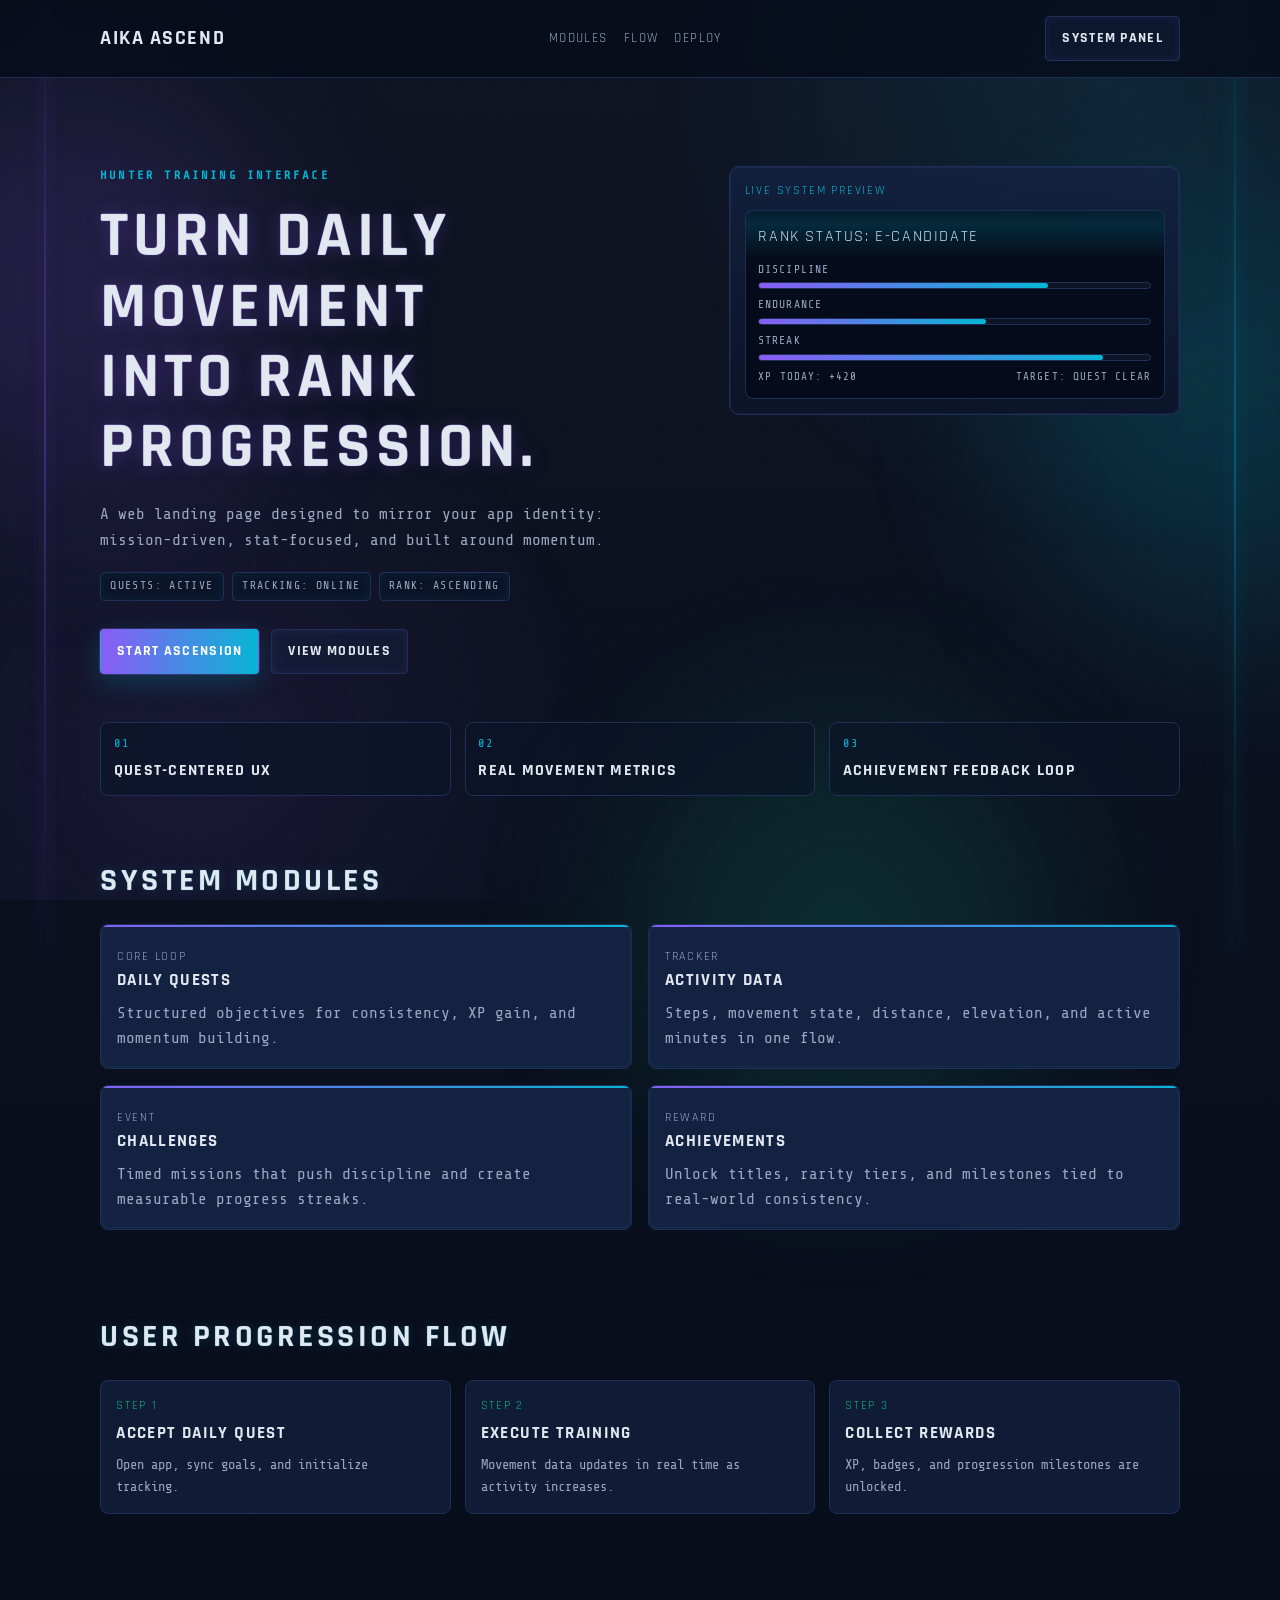
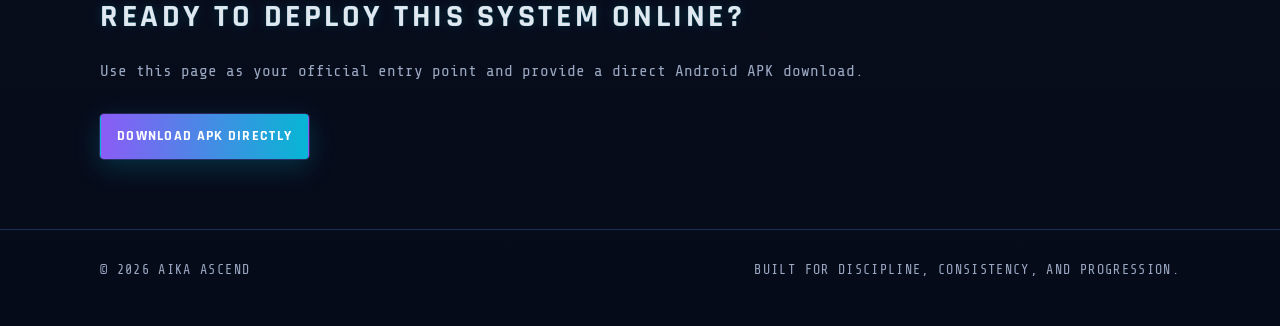
<file: landing-page/index.html>
<!doctype html>
<html lang="en">
<head>
  <meta charset="UTF-8" />
  <meta name="viewport" content="width=device-width, initial-scale=1.0" />
  <title>Aika Ascend</title>
  <meta name="description" content="Aika Ascend turns fitness into a quest system with challenges, progress, and achievement unlocks." />
  <link rel="icon" type="image/png" href="./public/image.png">
  <link rel="preconnect" href="https://fonts.googleapis.com" />
  <link rel="preconnect" href="https://fonts.gstatic.com" crossorigin />
  <link href="https://fonts.googleapis.com/css2?family=Rajdhani:wght@500;600;700&family=Share+Tech+Mono&display=swap" rel="stylesheet" />
  <link rel="stylesheet" href="./style.css" />
</head>
<body>
  <div class="grid-overlay" aria-hidden="true"></div>
  <div class="bg-orb bg-orb-violet" aria-hidden="true"></div>
  <div class="bg-orb bg-orb-cyan" aria-hidden="true"></div>
  <div class="bg-orb bg-orb-emerald" aria-hidden="true"></div>
  <div class="neon-rails" aria-hidden="true">
    <span class="rail rail-left"></span>
    <span class="rail rail-right"></span>
  </div>

  <header class="site-header">
    <div class="container nav">
      <div class="brand">AIKA ASCEND</div>
      <nav class="nav-links">
        <a href="#features">Modules</a>
        <a href="#flow">Flow</a>
        <a href="#download">Deploy</a>
      </nav>
      <a class="button button-ghost" href="#download">SYSTEM PANEL</a>
    </div>
  </header>

  <main>
    <section class="hero container">
      <div class="hero-layout">
        <div>
          <p class="eyebrow">HUNTER TRAINING INTERFACE</p>
          <h1>TURN DAILY MOVEMENT INTO RANK PROGRESSION.</h1>
          <p class="subtitle">
            A web landing page designed to mirror your app identity: mission-driven,
            stat-focused, and built around momentum.
          </p>
          <div class="status-strip" aria-label="App stats preview">
            <span>QUESTS: ACTIVE</span>
            <span>TRACKING: ONLINE</span>
            <span>RANK: ASCENDING</span>
          </div>
          <div class="hero-actions">
            <a class="button button-primary" href="#download">START ASCENSION</a>
            <a class="button button-ghost" href="#features">VIEW MODULES</a>
          </div>
        </div>

        <aside class="system-panel" aria-label="System preview panel">
          <p class="panel-title">LIVE SYSTEM PREVIEW</p>
          <div class="panel-screen">
            <div class="scanline"></div>
            <p class="panel-rank">RANK STATUS: E-CANDIDATE</p>
            <div class="panel-bars">
              <label>DISCIPLINE</label>
              <div><span style="width:74%"></span></div>
              <label>ENDURANCE</label>
              <div><span style="width:58%"></span></div>
              <label>STREAK</label>
              <div><span style="width:88%"></span></div>
            </div>
            <div class="panel-footer">
              <span>XP TODAY: +420</span>
              <span>TARGET: QUEST CLEAR</span>
            </div>
          </div>
        </aside>
      </div>
    </section>

    <section class="container metrics" aria-label="Highlights">
      <article>
        <p>01</p>
        <h3>QUEST-CENTERED UX</h3>
      </article>
      <article>
        <p>02</p>
        <h3>REAL MOVEMENT METRICS</h3>
      </article>
      <article>
        <p>03</p>
        <h3>ACHIEVEMENT FEEDBACK LOOP</h3>
      </article>
    </section>

    <section id="features" class="container section">
      <h2>SYSTEM MODULES</h2>
      <div class="grid">
        <article class="card">
          <p class="card-tag">CORE LOOP</p>
          <h3>DAILY QUESTS</h3>
          <p>Structured objectives for consistency, XP gain, and momentum building.</p>
        </article>
        <article class="card">
          <p class="card-tag">TRACKER</p>
          <h3>ACTIVITY DATA</h3>
          <p>Steps, movement state, distance, elevation, and active minutes in one flow.</p>
        </article>
        <article class="card">
          <p class="card-tag">EVENT</p>
          <h3>CHALLENGES</h3>
          <p>Timed missions that push discipline and create measurable progress streaks.</p>
        </article>
        <article class="card">
          <p class="card-tag">REWARD</p>
          <h3>ACHIEVEMENTS</h3>
          <p>Unlock titles, rarity tiers, and milestones tied to real-world consistency.</p>
        </article>
      </div>
    </section>

    <section id="flow" class="container section flow">
      <h2>USER PROGRESSION FLOW</h2>
      <div class="flow-grid">
        <article>
          <p>STEP 1</p>
          <h3>Accept Daily Quest</h3>
          <span>Open app, sync goals, and initialize tracking.</span>
        </article>
        <article>
          <p>STEP 2</p>
          <h3>Execute Training</h3>
          <span>Movement data updates in real time as activity increases.</span>
        </article>
        <article>
          <p>STEP 3</p>
          <h3>Collect Rewards</h3>
          <span>XP, badges, and progression milestones are unlocked.</span>
        </article>
      </div>
    </section>

    <section id="download" class="container section cta">
      <h2>READY TO DEPLOY THIS SYSTEM ONLINE?</h2>
      <p>Use this page as your official entry point and provide a direct Android APK download.</p>
      <div class="hero-actions">
        <a
          class="button button-primary"
          href="./public/aika-ascend-v2.apk"
          download
          aria-label="Direct APK Download"
        >
          DOWNLOAD APK DIRECTLY
        </a>
      </div>
    </section>
  </main>

  <footer class="site-footer">
    <div class="container footer-content">
      <p>© 2026 AIKA ASCEND</p>
      <p>BUILT FOR DISCIPLINE, CONSISTENCY, AND PROGRESSION.</p>
    </div>
  </footer>
</body>
</html>
</file>
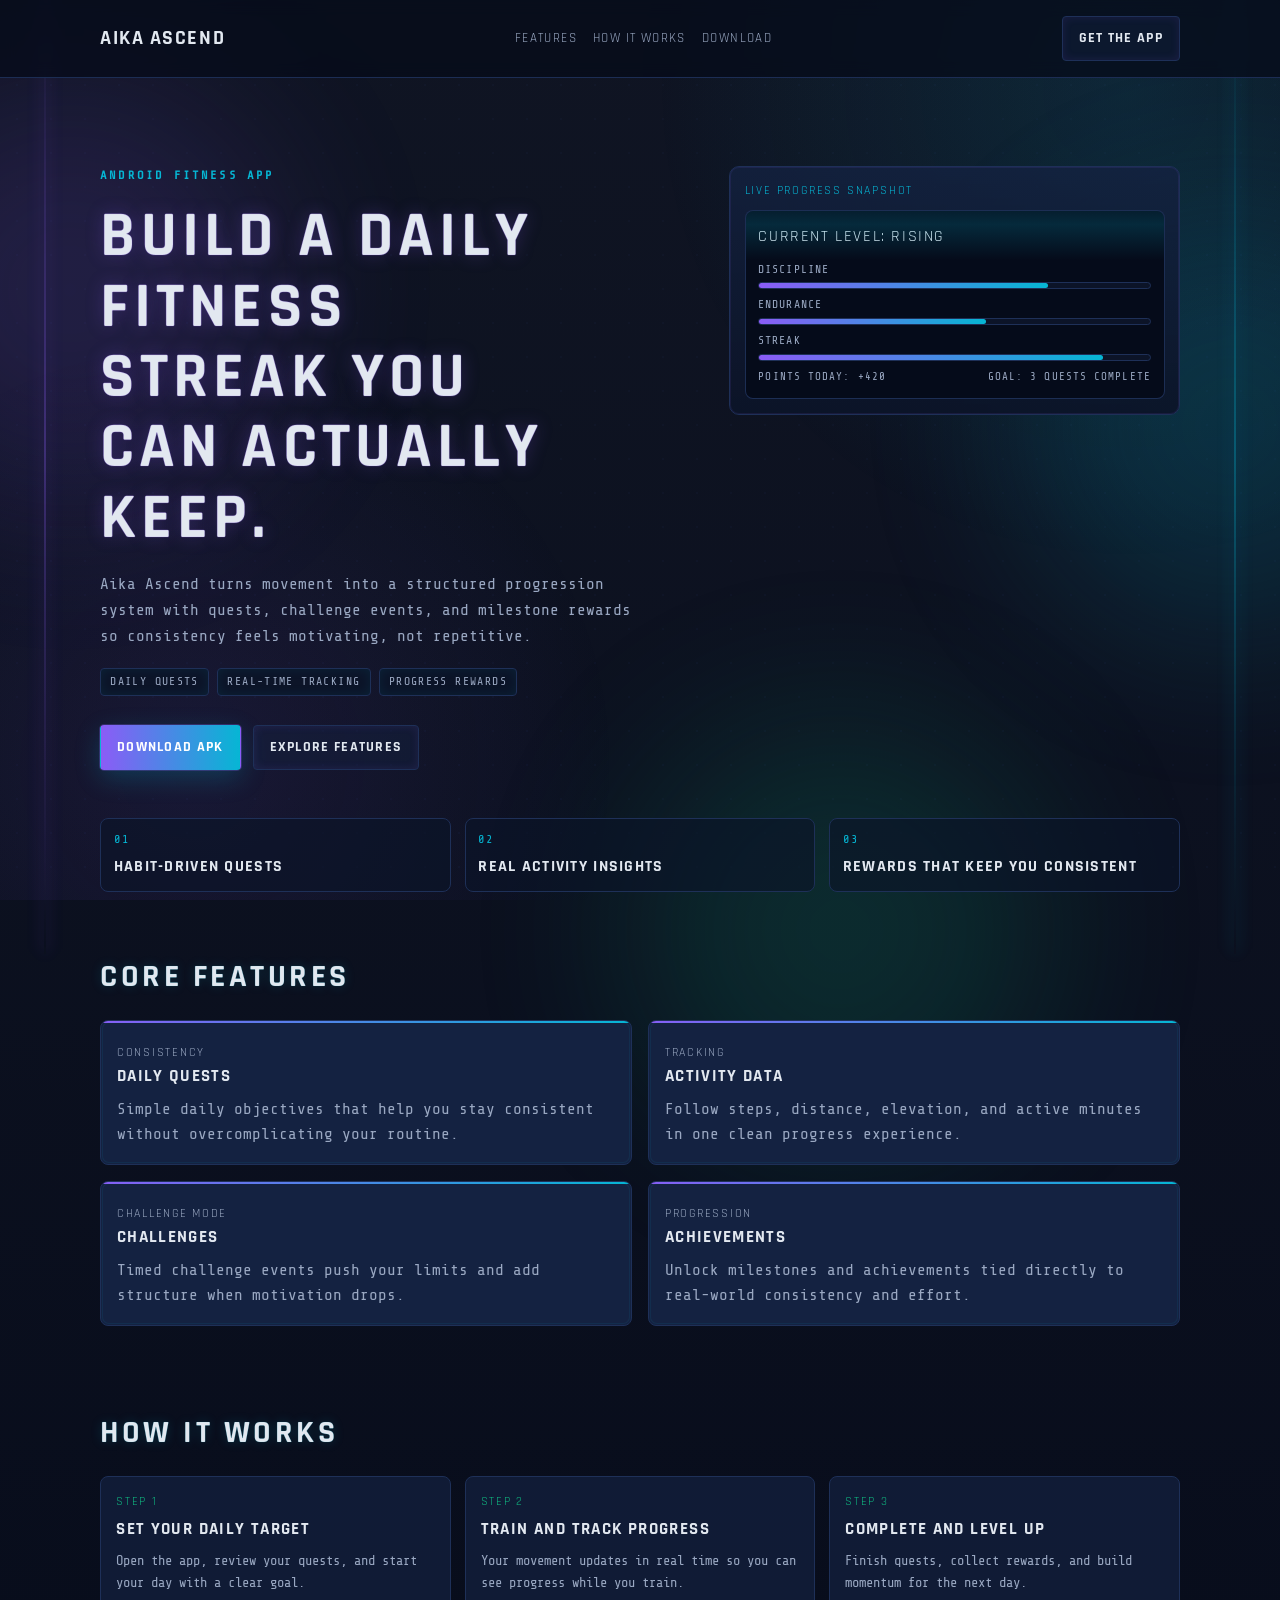
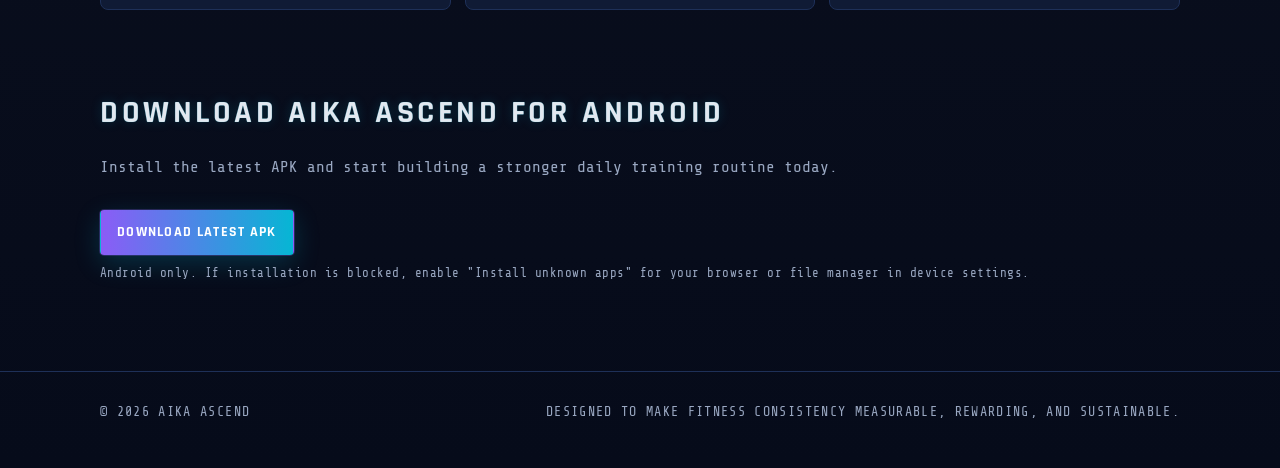
<file: landing-page/public/index.html>
<!doctype html>
<html lang="en">
<head>
  <meta charset="UTF-8" />
  <meta name="viewport" content="width=device-width, initial-scale=1.0" />
  <title>Aika Ascend | Gamified Fitness for Daily Consistency</title>
  <meta name="description" content="Aika Ascend helps you build daily fitness consistency with quests, challenge events, progress tracking, and achievement rewards." />
  <link rel="icon" type="image/png" href="./image.png">
  <link rel="preconnect" href="https://fonts.googleapis.com" />
  <link rel="preconnect" href="https://fonts.gstatic.com" crossorigin />
  <link href="https://fonts.googleapis.com/css2?family=Rajdhani:wght@500;600;700&family=Share+Tech+Mono&display=swap" rel="stylesheet" />
  <link rel="stylesheet" href="./style.css" />
</head>
<body>
  <div class="grid-overlay" aria-hidden="true"></div>
  <div class="bg-orb bg-orb-violet" aria-hidden="true"></div>
  <div class="bg-orb bg-orb-cyan" aria-hidden="true"></div>
  <div class="bg-orb bg-orb-emerald" aria-hidden="true"></div>
  <div class="neon-rails" aria-hidden="true">
    <span class="rail rail-left"></span>
    <span class="rail rail-right"></span>
  </div>

  <header class="site-header">
    <div class="container nav">
      <div class="brand">AIKA ASCEND</div>
      <nav class="nav-links">
        <a href="#features">Features</a>
        <a href="#flow">How It Works</a>
        <a href="#download">Download</a>
      </nav>
      <a class="button button-ghost" href="#download">GET THE APP</a>
    </div>
  </header>

  <main>
    <section class="hero container">
      <div class="hero-layout">
        <div>
          <p class="eyebrow">ANDROID FITNESS APP</p>
          <h1>BUILD A DAILY FITNESS STREAK YOU CAN ACTUALLY KEEP.</h1>
          <p class="subtitle">
            Aika Ascend turns movement into a structured progression system with quests,
            challenge events, and milestone rewards so consistency feels motivating, not repetitive.
          </p>
          <div class="status-strip" aria-label="App stats preview">
            <span>DAILY QUESTS</span>
            <span>REAL-TIME TRACKING</span>
            <span>PROGRESS REWARDS</span>
          </div>
          <div class="hero-actions">
            <a class="button button-primary" href="#download">DOWNLOAD APK</a>
            <a class="button button-ghost" href="#features">EXPLORE FEATURES</a>
          </div>
        </div>

        <aside class="system-panel" aria-label="System preview panel">
          <p class="panel-title">LIVE PROGRESS SNAPSHOT</p>
          <div class="panel-screen">
            <div class="scanline"></div>
            <p class="panel-rank">CURRENT LEVEL: RISING</p>
            <div class="panel-bars">
              <label>DISCIPLINE</label>
              <div><span style="width:74%"></span></div>
              <label>ENDURANCE</label>
              <div><span style="width:58%"></span></div>
              <label>STREAK</label>
              <div><span style="width:88%"></span></div>
            </div>
            <div class="panel-footer">
              <span>POINTS TODAY: +420</span>
              <span>GOAL: 3 QUESTS COMPLETE</span>
            </div>
          </div>
        </aside>
      </div>
    </section>

    <section class="container metrics" aria-label="Highlights">
      <article>
        <p>01</p>
        <h3>HABIT-DRIVEN QUESTS</h3>
      </article>
      <article>
        <p>02</p>
        <h3>REAL ACTIVITY INSIGHTS</h3>
      </article>
      <article>
        <p>03</p>
        <h3>REWARDS THAT KEEP YOU CONSISTENT</h3>
      </article>
    </section>

    <section id="features" class="container section">
      <h2>CORE FEATURES</h2>
      <div class="grid">
        <article class="card">
          <p class="card-tag">CONSISTENCY</p>
          <h3>DAILY QUESTS</h3>
          <p>Simple daily objectives that help you stay consistent without overcomplicating your routine.</p>
        </article>
        <article class="card">
          <p class="card-tag">TRACKING</p>
          <h3>ACTIVITY DATA</h3>
          <p>Follow steps, distance, elevation, and active minutes in one clean progress experience.</p>
        </article>
        <article class="card">
          <p class="card-tag">CHALLENGE MODE</p>
          <h3>CHALLENGES</h3>
          <p>Timed challenge events push your limits and add structure when motivation drops.</p>
        </article>
        <article class="card">
          <p class="card-tag">PROGRESSION</p>
          <h3>ACHIEVEMENTS</h3>
          <p>Unlock milestones and achievements tied directly to real-world consistency and effort.</p>
        </article>
      </div>
    </section>

    <section id="flow" class="container section flow">
      <h2>HOW IT WORKS</h2>
      <div class="flow-grid">
        <article>
          <p>STEP 1</p>
          <h3>Set Your Daily Target</h3>
          <span>Open the app, review your quests, and start your day with a clear goal.</span>
        </article>
        <article>
          <p>STEP 2</p>
          <h3>Train and Track Progress</h3>
          <span>Your movement updates in real time so you can see progress while you train.</span>
        </article>
        <article>
          <p>STEP 3</p>
          <h3>Complete and Level Up</h3>
          <span>Finish quests, collect rewards, and build momentum for the next day.</span>
        </article>
      </div>
    </section>

    <section id="download" class="container section cta">
      <h2>DOWNLOAD AIKA ASCEND FOR ANDROID</h2>
      <p>Install the latest APK and start building a stronger daily training routine today.</p>
      <div class="hero-actions">
        <a
          class="button button-primary"
          href="./aika-ascend-v2.apk"
          download
          aria-label="Direct APK Download"
        >
          DOWNLOAD LATEST APK
        </a>
      </div>
      <p class="download-note">Android only. If installation is blocked, enable "Install unknown apps" for your browser or file manager in device settings.</p>
    </section>
  </main>

  <footer class="site-footer">
    <div class="container footer-content">
      <p>© 2026 AIKA ASCEND</p>
      <p>Designed to make fitness consistency measurable, rewarding, and sustainable.</p>
    </div>
  </footer>
</body>
</html>
</file>
<file: landing-page/style.css>
:root {
  --background: #060b1a;
  --surface: #0c1428;
  --card-bg: #142241;
  --card-border: #1e3058;
  --violet: #8b5cf6;
  --cyan: #06b6d4;
  --emerald: #10b981;
  --text-primary: #e2e8f0;
  --text-muted: #9aa8c2;
  --neon-violet: rgba(139, 92, 246, 0.7);
  --neon-cyan: rgba(6, 182, 212, 0.72);
}

* {
  box-sizing: border-box;
}

html {
  scroll-behavior: smooth;
}

html,
body {
  margin: 0;
  padding: 0;
}

body {
  min-height: 100vh;
  font-family: "Share Tech Mono", monospace;
  color: var(--text-primary);
  background:
    linear-gradient(180deg, rgba(6, 11, 26, 0.96), rgba(6, 11, 26, 1));
  line-height: 1.6;
  overflow-x: hidden;
  position: relative;
}

body::before {
  content: "";
  position: fixed;
  inset: 0;
  pointer-events: none;
  background:
    radial-gradient(circle at 15% 85%, rgba(139, 92, 246, 0.1), transparent 32%),
    radial-gradient(circle at 88% 10%, rgba(6, 182, 212, 0.12), transparent 34%);
  z-index: -2;
}

h1,
h2,
h3,
.brand {
  font-family: "Rajdhani", sans-serif;
  margin: 0;
  letter-spacing: 0.08em;
  text-transform: uppercase;
}

.grid-overlay {
  position: fixed;
  inset: 0;
  background-image: radial-gradient(rgba(30, 48, 88, 0.45) 1px, transparent 1px);
  background-size: 34px 34px;
  opacity: 0.28;
  pointer-events: none;
  z-index: -3;
}

.neon-rails {
  position: fixed;
  inset: 0;
  pointer-events: none;
  z-index: -1;
}

.rail {
  position: absolute;
  top: -6%;
  width: 2px;
  height: 112%;
  opacity: 0.45;
  filter: blur(0.3px);
  animation: railPulse 3.4s ease-in-out infinite;
}

.rail-left {
  left: 3.4%;
  background: linear-gradient(180deg, transparent, var(--neon-violet), transparent);
  box-shadow: 0 0 16px var(--neon-violet), 0 0 28px rgba(139, 92, 246, 0.35);
}

.rail-right {
  right: 3.4%;
  background: linear-gradient(180deg, transparent, var(--neon-cyan), transparent);
  box-shadow: 0 0 16px var(--neon-cyan), 0 0 28px rgba(6, 182, 212, 0.35);
  animation-delay: 1.1s;
}

.container {
  width: min(1080px, calc(100% - 2.5rem));
  margin: 0 auto;
}

.nav-links {
  display: flex;
  gap: 1rem;
}

.nav-links a {
  color: var(--text-muted);
  text-decoration: none;
  text-transform: uppercase;
  font-family: "Rajdhani", sans-serif;
  letter-spacing: 0.11em;
  font-size: 0.8rem;
}

.nav-links a:hover {
  color: var(--cyan);
}

.site-header {
  position: sticky;
  top: 0;
  backdrop-filter: blur(8px);
  background: rgba(6, 11, 26, 0.75);
  border-bottom: 1px solid rgba(30, 48, 88, 0.95);
  z-index: 20;
}

.nav {
  display: flex;
  justify-content: space-between;
  align-items: center;
  padding: 1rem 0;
}

.brand {
  font-size: 1.22rem;
  font-weight: 700;
  color: var(--text-primary);
}

.hero {
  padding: 5.5rem 0 4rem;
  animation: rise 650ms ease-out both;
}

.hero-layout {
  display: grid;
  grid-template-columns: minmax(0, 1.15fr) minmax(280px, 0.85fr);
  gap: 1.2rem;
  align-items: start;
}

.eyebrow {
  color: var(--cyan);
  text-transform: uppercase;
  letter-spacing: 0.18em;
  font-size: 0.76rem;
  font-weight: 700;
  margin: 0 0 1rem;
}

h1 {
  font-size: clamp(2rem, 6vw, 4rem);
  line-height: 1.1;
  max-width: 14ch;
  text-shadow: 0 0 18px rgba(139, 92, 246, 0.25);
  -webkit-text-stroke: 1px rgba(139, 92, 246, 0.2);
}

.subtitle {
  margin-top: 1.2rem;
  color: var(--text-muted);
  max-width: 60ch;
}

.status-strip {
  margin-top: 1.2rem;
  display: flex;
  gap: 0.5rem;
  flex-wrap: wrap;
}

.status-strip span {
  border: 1px solid var(--card-border);
  background: rgba(12, 20, 40, 0.9);
  color: var(--text-muted);
  padding: 0.24rem 0.58rem;
  border-radius: 4px;
  font-size: 0.72rem;
  letter-spacing: 0.12em;
  box-shadow: inset 0 0 12px rgba(6, 182, 212, 0.09);
}

.hero-actions {
  margin-top: 1.8rem;
  display: flex;
  gap: 0.75rem;
  flex-wrap: wrap;
}

.system-panel {
  background: linear-gradient(180deg, rgba(20, 34, 65, 0.8), rgba(12, 20, 40, 0.94));
  border: 1px solid var(--card-border);
  border-radius: 10px;
  padding: 0.9rem;
  box-shadow: inset 0 0 0 1px rgba(139, 92, 246, 0.1);
  animation: panelGlow 3.8s ease-in-out infinite;
}

.panel-title {
  margin: 0;
  color: var(--cyan);
  font-family: "Rajdhani", sans-serif;
  letter-spacing: 0.15em;
  font-size: 0.75rem;
}

.panel-screen {
  margin-top: 0.6rem;
  background: rgba(6, 11, 26, 0.95);
  border: 1px solid rgba(30, 48, 88, 0.95);
  border-radius: 8px;
  padding: 0.8rem;
  position: relative;
  overflow: hidden;
}

.scanline {
  position: absolute;
  left: 0;
  right: 0;
  top: -12%;
  height: 38%;
  background: linear-gradient(180deg, transparent, rgba(6, 182, 212, 0.18), transparent);
  animation: sweep 4s linear infinite;
}

.panel-rank {
  margin: 0;
  color: var(--text-primary);
  font-family: "Rajdhani", sans-serif;
  letter-spacing: 0.1em;
}

.panel-bars {
  margin-top: 0.7rem;
}

.panel-bars label {
  display: block;
  color: var(--text-muted);
  font-size: 0.72rem;
  margin-bottom: 0.2rem;
  letter-spacing: 0.09em;
}

.panel-bars div {
  margin-bottom: 0.45rem;
  height: 7px;
  border-radius: 999px;
  background: #0c1428;
  border: 1px solid #1e3058;
}

.panel-bars span {
  display: block;
  height: 100%;
  border-radius: inherit;
  background: linear-gradient(90deg, var(--violet), var(--cyan));
}

.panel-footer {
  display: flex;
  justify-content: space-between;
  gap: 0.5rem;
  flex-wrap: wrap;
  color: var(--text-muted);
  font-size: 0.68rem;
  letter-spacing: 0.1em;
  margin-top: 0.4rem;
}

.metrics {
  margin-top: -1rem;
  margin-bottom: 1.3rem;
  display: grid;
  grid-template-columns: repeat(3, minmax(0, 1fr));
  gap: 0.85rem;
}

.metrics article {
  border: 1px solid var(--card-border);
  background: rgba(12, 20, 40, 0.65);
  border-radius: 8px;
  padding: 0.7rem 0.8rem;
}

.metrics p {
  margin: 0;
  color: var(--cyan);
  font-size: 0.75rem;
  letter-spacing: 0.15em;
}

.metrics h3 {
  margin-top: 0.3rem;
  font-size: 1rem;
}

.button {
  border-radius: 4px;
  text-decoration: none;
  font-family: "Rajdhani", sans-serif;
  font-weight: 700;
  font-size: 0.9rem;
  letter-spacing: 0.09em;
  padding: 0.62rem 1rem;
  transition: transform 180ms ease, background-color 180ms ease, border-color 180ms ease;
}

.button:hover {
  transform: translateY(-1px);
}

.button-primary {
  color: #ffffff;
  border: 1px solid transparent;
  background: linear-gradient(90deg, var(--violet) 0%, var(--cyan) 100%);
  box-shadow: 0 0 0 1px rgba(139, 92, 246, 0.25), 0 8px 26px rgba(6, 182, 212, 0.22);
}

.button-ghost {
  color: var(--text-primary);
  border: 1px solid var(--card-border);
  background: rgba(20, 34, 65, 0.45);
  box-shadow: inset 0 0 10px rgba(139, 92, 246, 0.12);
}

.button-primary:hover {
  box-shadow: 0 0 0 1px rgba(6, 182, 212, 0.35), 0 10px 30px rgba(6, 182, 212, 0.35), 0 0 26px rgba(139, 92, 246, 0.32);
}

.button-ghost:hover {
  border-color: rgba(6, 182, 212, 0.65);
  box-shadow: inset 0 0 14px rgba(6, 182, 212, 0.15), 0 0 16px rgba(6, 182, 212, 0.22);
}

.section {
  padding: 2.4rem 0;
}

.section h2 {
  font-size: clamp(1.4rem, 2.5vw, 2rem);
  font-family: "Rajdhani", sans-serif;
  letter-spacing: 0.11em;
  margin-bottom: 1.1rem;
  text-shadow: 0 0 12px rgba(6, 182, 212, 0.2);
  -webkit-text-stroke: 0.6px rgba(6, 182, 212, 0.2);
}

.grid {
  display: grid;
  grid-template-columns: repeat(2, minmax(0, 1fr));
  gap: 1rem;
}

.card {
  background: var(--card-bg);
  border: 1px solid var(--card-border);
  border-radius: 8px;
  padding: 1rem;
  animation: rise 700ms ease-out both;
  position: relative;
  overflow: hidden;
  transition: transform 160ms ease, border-color 160ms ease, box-shadow 160ms ease;
}

.card:hover {
  transform: translateY(-3px);
  border-color: rgba(6, 182, 212, 0.6);
  box-shadow: 0 10px 24px rgba(6, 182, 212, 0.16);
}

.card::before {
  content: "";
  position: absolute;
  left: 0;
  top: 0;
  width: 100%;
  height: 2px;
  background: linear-gradient(90deg, var(--violet), var(--cyan));
}

.card::after {
  content: "";
  position: absolute;
  inset: 0;
  border-radius: inherit;
  border: 1px solid transparent;
  box-shadow: inset 0 0 0 1px rgba(6, 182, 212, 0.08), 0 0 18px rgba(6, 182, 212, 0.08);
  pointer-events: none;
}

.card-tag {
  margin: 0 0 0.45rem;
  font-family: "Rajdhani", sans-serif;
  font-size: 0.72rem;
  letter-spacing: 0.15em;
  color: var(--cyan);
}

.card h3 {
  font-size: 1.05rem;
  font-family: "Rajdhani", sans-serif;
  color: var(--text-primary);
}

.card p {
  color: var(--text-muted);
  margin: 0.45rem 0 0;
}

.cta {
  margin-bottom: 2rem;
}

.flow {
  margin-top: 0.3rem;
}

.flow-grid {
  display: grid;
  grid-template-columns: repeat(3, minmax(0, 1fr));
  gap: 0.85rem;
}

.flow-grid article {
  background: rgba(20, 34, 65, 0.72);
  border: 1px solid var(--card-border);
  border-radius: 8px;
  padding: 0.95rem;
}

.flow-grid p {
  margin: 0;
  color: var(--emerald);
  font-family: "Rajdhani", sans-serif;
  letter-spacing: 0.14em;
  font-size: 0.75rem;
}

.flow-grid h3 {
  margin-top: 0.3rem;
  font-size: 1.08rem;
}

.flow-grid span {
  display: block;
  margin-top: 0.35rem;
  color: var(--text-muted);
  font-size: 0.86rem;
}

.cta p {
  color: var(--text-muted);
  margin: 0.6rem 0 1rem;
}

.download-note {
  margin-top: 0.9rem;
  font-size: 0.78rem;
  letter-spacing: 0.04em;
}

.site-footer {
  border-top: 1px solid var(--card-border);
  padding: 1rem 0 2rem;
}

.footer-content {
  display: flex;
  justify-content: space-between;
  gap: 0.75rem;
  flex-wrap: wrap;
  color: var(--text-muted);
  font-size: 0.84rem;
  letter-spacing: 0.1em;
  text-transform: uppercase;
}

.bg-orb {
  position: fixed;
  width: 420px;
  height: 420px;
  border-radius: 999px;
  filter: blur(90px);
  opacity: 0.16;
  pointer-events: none;
  z-index: -2;
}

.bg-orb-violet {
  background: var(--violet);
  left: -140px;
  top: 80px;
}

.bg-orb-cyan {
  background: var(--cyan);
  right: -160px;
  top: 24%;
}

.bg-orb-emerald {
  background: var(--emerald);
  right: 18%;
  bottom: -240px;
}

@keyframes sweep {
  from {
    top: -35%;
  }

  to {
    top: 135%;
  }
}

@keyframes panelGlow {
  0%,
  100% {
    box-shadow: inset 0 0 0 1px rgba(139, 92, 246, 0.1), 0 0 0 rgba(6, 182, 212, 0);
  }

  50% {
    box-shadow: inset 0 0 0 1px rgba(139, 92, 246, 0.18), 0 0 22px rgba(6, 182, 212, 0.16);
  }
}

@keyframes railPulse {
  0%,
  100% {
    opacity: 0.32;
  }

  50% {
    opacity: 0.68;
  }
}

@keyframes rise {
  from {
    opacity: 0;
    transform: translateY(16px);
  }

  to {
    opacity: 1;
    transform: translateY(0);
  }
}

@media (max-width: 760px) {
  .nav-links {
    display: none;
  }

  .neon-rails {
    display: none;
  }

  .hero {
    padding-top: 4.3rem;
  }

  .hero-layout {
    grid-template-columns: 1fr;
  }

  .metrics {
    grid-template-columns: 1fr;
    margin-top: -0.5rem;
  }

  .flow-grid {
    grid-template-columns: 1fr;
  }

  .footer-content {
    flex-direction: column;
  }

  .grid {
    grid-template-columns: 1fr;
  }
}
</file>
<file: landing-page/public/style.css>
:root {
  --background: #060b1a;
  --surface: #0c1428;
  --card-bg: #142241;
  --card-border: #1e3058;
  --violet: #8b5cf6;
  --cyan: #06b6d4;
  --emerald: #10b981;
  --text-primary: #e2e8f0;
  --text-muted: #9aa8c2;
  --neon-violet: rgba(139, 92, 246, 0.7);
  --neon-cyan: rgba(6, 182, 212, 0.72);
}

* {
  box-sizing: border-box;
}

html {
  scroll-behavior: smooth;
}

html,
body {
  margin: 0;
  padding: 0;
}

body {
  min-height: 100vh;
  font-family: "Share Tech Mono", monospace;
  color: var(--text-primary);
  background:
    linear-gradient(180deg, rgba(6, 11, 26, 0.96), rgba(6, 11, 26, 1));
  line-height: 1.6;
  overflow-x: hidden;
  position: relative;
}

body::before {
  content: "";
  position: fixed;
  inset: 0;
  pointer-events: none;
  background:
    radial-gradient(circle at 15% 85%, rgba(139, 92, 246, 0.1), transparent 32%),
    radial-gradient(circle at 88% 10%, rgba(6, 182, 212, 0.12), transparent 34%);
  z-index: -2;
}

h1,
h2,
h3,
.brand {
  font-family: "Rajdhani", sans-serif;
  margin: 0;
  letter-spacing: 0.08em;
  text-transform: uppercase;
}

.grid-overlay {
  position: fixed;
  inset: 0;
  background-image: radial-gradient(rgba(30, 48, 88, 0.45) 1px, transparent 1px);
  background-size: 34px 34px;
  opacity: 0.28;
  pointer-events: none;
  z-index: -3;
}

.neon-rails {
  position: fixed;
  inset: 0;
  pointer-events: none;
  z-index: -1;
}

.rail {
  position: absolute;
  top: -6%;
  width: 2px;
  height: 112%;
  opacity: 0.45;
  filter: blur(0.3px);
  animation: railPulse 3.4s ease-in-out infinite;
}

.rail-left {
  left: 3.4%;
  background: linear-gradient(180deg, transparent, var(--neon-violet), transparent);
  box-shadow: 0 0 16px var(--neon-violet), 0 0 28px rgba(139, 92, 246, 0.35);
}

.rail-right {
  right: 3.4%;
  background: linear-gradient(180deg, transparent, var(--neon-cyan), transparent);
  box-shadow: 0 0 16px var(--neon-cyan), 0 0 28px rgba(6, 182, 212, 0.35);
  animation-delay: 1.1s;
}

.container {
  width: min(1080px, calc(100% - 2.5rem));
  margin: 0 auto;
}

.nav-links {
  display: flex;
  gap: 1rem;
}

.nav-links a {
  color: var(--text-muted);
  text-decoration: none;
  text-transform: uppercase;
  font-family: "Rajdhani", sans-serif;
  letter-spacing: 0.11em;
  font-size: 0.8rem;
}

.nav-links a:hover {
  color: var(--cyan);
}

.site-header {
  position: sticky;
  top: 0;
  backdrop-filter: blur(8px);
  background: rgba(6, 11, 26, 0.75);
  border-bottom: 1px solid rgba(30, 48, 88, 0.95);
  z-index: 20;
}

.nav {
  display: flex;
  justify-content: space-between;
  align-items: center;
  padding: 1rem 0;
}

.brand {
  font-size: 1.22rem;
  font-weight: 700;
  color: var(--text-primary);
}

.hero {
  padding: 5.5rem 0 4rem;
  animation: rise 650ms ease-out both;
}

.hero-layout {
  display: grid;
  grid-template-columns: minmax(0, 1.15fr) minmax(280px, 0.85fr);
  gap: 1.2rem;
  align-items: start;
}

.eyebrow {
  color: var(--cyan);
  text-transform: uppercase;
  letter-spacing: 0.18em;
  font-size: 0.76rem;
  font-weight: 700;
  margin: 0 0 1rem;
}

h1 {
  font-size: clamp(2rem, 6vw, 4rem);
  line-height: 1.1;
  max-width: 14ch;
  text-shadow: 0 0 18px rgba(139, 92, 246, 0.25);
  -webkit-text-stroke: 1px rgba(139, 92, 246, 0.2);
}

.subtitle {
  margin-top: 1.2rem;
  color: var(--text-muted);
  max-width: 60ch;
}

.status-strip {
  margin-top: 1.2rem;
  display: flex;
  gap: 0.5rem;
  flex-wrap: wrap;
}

.status-strip span {
  border: 1px solid var(--card-border);
  background: rgba(12, 20, 40, 0.9);
  color: var(--text-muted);
  padding: 0.24rem 0.58rem;
  border-radius: 4px;
  font-size: 0.72rem;
  letter-spacing: 0.12em;
  box-shadow: inset 0 0 12px rgba(6, 182, 212, 0.09);
}

.hero-actions {
  margin-top: 1.8rem;
  display: flex;
  gap: 0.75rem;
  flex-wrap: wrap;
}

.system-panel {
  background: linear-gradient(180deg, rgba(20, 34, 65, 0.8), rgba(12, 20, 40, 0.94));
  border: 1px solid var(--card-border);
  border-radius: 10px;
  padding: 0.9rem;
  box-shadow: inset 0 0 0 1px rgba(139, 92, 246, 0.1);
  animation: panelGlow 3.8s ease-in-out infinite;
}

.panel-title {
  margin: 0;
  color: var(--cyan);
  font-family: "Rajdhani", sans-serif;
  letter-spacing: 0.15em;
  font-size: 0.75rem;
}

.panel-screen {
  margin-top: 0.6rem;
  background: rgba(6, 11, 26, 0.95);
  border: 1px solid rgba(30, 48, 88, 0.95);
  border-radius: 8px;
  padding: 0.8rem;
  position: relative;
  overflow: hidden;
}

.scanline {
  position: absolute;
  left: 0;
  right: 0;
  top: -12%;
  height: 38%;
  background: linear-gradient(180deg, transparent, rgba(6, 182, 212, 0.18), transparent);
  animation: sweep 4s linear infinite;
}

.panel-rank {
  margin: 0;
  color: var(--text-primary);
  font-family: "Rajdhani", sans-serif;
  letter-spacing: 0.1em;
}

.panel-bars {
  margin-top: 0.7rem;
}

.panel-bars label {
  display: block;
  color: var(--text-muted);
  font-size: 0.72rem;
  margin-bottom: 0.2rem;
  letter-spacing: 0.09em;
}

.panel-bars div {
  margin-bottom: 0.45rem;
  height: 7px;
  border-radius: 999px;
  background: #0c1428;
  border: 1px solid #1e3058;
}

.panel-bars span {
  display: block;
  height: 100%;
  border-radius: inherit;
  background: linear-gradient(90deg, var(--violet), var(--cyan));
}

.panel-footer {
  display: flex;
  justify-content: space-between;
  gap: 0.5rem;
  flex-wrap: wrap;
  color: var(--text-muted);
  font-size: 0.68rem;
  letter-spacing: 0.1em;
  margin-top: 0.4rem;
}

.metrics {
  margin-top: -1rem;
  margin-bottom: 1.3rem;
  display: grid;
  grid-template-columns: repeat(3, minmax(0, 1fr));
  gap: 0.85rem;
}

.metrics article {
  border: 1px solid var(--card-border);
  background: rgba(12, 20, 40, 0.65);
  border-radius: 8px;
  padding: 0.7rem 0.8rem;
}

.metrics p {
  margin: 0;
  color: var(--cyan);
  font-size: 0.75rem;
  letter-spacing: 0.15em;
}

.metrics h3 {
  margin-top: 0.3rem;
  font-size: 1rem;
}

.button {
  border-radius: 4px;
  text-decoration: none;
  font-family: "Rajdhani", sans-serif;
  font-weight: 700;
  font-size: 0.9rem;
  letter-spacing: 0.09em;
  padding: 0.62rem 1rem;
  transition: transform 180ms ease, background-color 180ms ease, border-color 180ms ease;
}

.button:hover {
  transform: translateY(-1px);
}

.button-primary {
  color: #ffffff;
  border: 1px solid transparent;
  background: linear-gradient(90deg, var(--violet) 0%, var(--cyan) 100%);
  box-shadow: 0 0 0 1px rgba(139, 92, 246, 0.25), 0 8px 26px rgba(6, 182, 212, 0.22);
}

.button-ghost {
  color: var(--text-primary);
  border: 1px solid var(--card-border);
  background: rgba(20, 34, 65, 0.45);
  box-shadow: inset 0 0 10px rgba(139, 92, 246, 0.12);
}

.button-primary:hover {
  box-shadow: 0 0 0 1px rgba(6, 182, 212, 0.35), 0 10px 30px rgba(6, 182, 212, 0.35), 0 0 26px rgba(139, 92, 246, 0.32);
}

.button-ghost:hover {
  border-color: rgba(6, 182, 212, 0.65);
  box-shadow: inset 0 0 14px rgba(6, 182, 212, 0.15), 0 0 16px rgba(6, 182, 212, 0.22);
}

.section {
  padding: 2.4rem 0;
}

.section h2 {
  font-size: clamp(1.4rem, 2.5vw, 2rem);
  font-family: "Rajdhani", sans-serif;
  letter-spacing: 0.11em;
  margin-bottom: 1.1rem;
  text-shadow: 0 0 12px rgba(6, 182, 212, 0.2);
  -webkit-text-stroke: 0.6px rgba(6, 182, 212, 0.2);
}

.grid {
  display: grid;
  grid-template-columns: repeat(2, minmax(0, 1fr));
  gap: 1rem;
}

.card {
  background: var(--card-bg);
  border: 1px solid var(--card-border);
  border-radius: 8px;
  padding: 1rem;
  animation: rise 700ms ease-out both;
  position: relative;
  overflow: hidden;
  transition: transform 160ms ease, border-color 160ms ease, box-shadow 160ms ease;
}

.card:hover {
  transform: translateY(-3px);
  border-color: rgba(6, 182, 212, 0.6);
  box-shadow: 0 10px 24px rgba(6, 182, 212, 0.16);
}

.card::before {
  content: "";
  position: absolute;
  left: 0;
  top: 0;
  width: 100%;
  height: 2px;
  background: linear-gradient(90deg, var(--violet), var(--cyan));
}

.card::after {
  content: "";
  position: absolute;
  inset: 0;
  border-radius: inherit;
  border: 1px solid transparent;
  box-shadow: inset 0 0 0 1px rgba(6, 182, 212, 0.08), 0 0 18px rgba(6, 182, 212, 0.08);
  pointer-events: none;
}

.card-tag {
  margin: 0 0 0.45rem;
  font-family: "Rajdhani", sans-serif;
  font-size: 0.72rem;
  letter-spacing: 0.15em;
  color: var(--cyan);
}

.card h3 {
  font-size: 1.05rem;
  font-family: "Rajdhani", sans-serif;
  color: var(--text-primary);
}

.card p {
  color: var(--text-muted);
  margin: 0.45rem 0 0;
}

.cta {
  margin-bottom: 2rem;
}

.flow {
  margin-top: 0.3rem;
}

.flow-grid {
  display: grid;
  grid-template-columns: repeat(3, minmax(0, 1fr));
  gap: 0.85rem;
}

.flow-grid article {
  background: rgba(20, 34, 65, 0.72);
  border: 1px solid var(--card-border);
  border-radius: 8px;
  padding: 0.95rem;
}

.flow-grid p {
  margin: 0;
  color: var(--emerald);
  font-family: "Rajdhani", sans-serif;
  letter-spacing: 0.14em;
  font-size: 0.75rem;
}

.flow-grid h3 {
  margin-top: 0.3rem;
  font-size: 1.08rem;
}

.flow-grid span {
  display: block;
  margin-top: 0.35rem;
  color: var(--text-muted);
  font-size: 0.86rem;
}

.cta p {
  color: var(--text-muted);
  margin: 0.6rem 0 1rem;
}

.download-note {
  margin-top: 0.9rem;
  font-size: 0.78rem;
  letter-spacing: 0.04em;
}

.site-footer {
  border-top: 1px solid var(--card-border);
  padding: 1rem 0 2rem;
}

.footer-content {
  display: flex;
  justify-content: space-between;
  gap: 0.75rem;
  flex-wrap: wrap;
  color: var(--text-muted);
  font-size: 0.84rem;
  letter-spacing: 0.1em;
  text-transform: uppercase;
}

.bg-orb {
  position: fixed;
  width: 420px;
  height: 420px;
  border-radius: 999px;
  filter: blur(90px);
  opacity: 0.16;
  pointer-events: none;
  z-index: -2;
}

.bg-orb-violet {
  background: var(--violet);
  left: -140px;
  top: 80px;
}

.bg-orb-cyan {
  background: var(--cyan);
  right: -160px;
  top: 24%;
}

.bg-orb-emerald {
  background: var(--emerald);
  right: 18%;
  bottom: -240px;
}

@keyframes sweep {
  from {
    top: -35%;
  }

  to {
    top: 135%;
  }
}

@keyframes panelGlow {
  0%,
  100% {
    box-shadow: inset 0 0 0 1px rgba(139, 92, 246, 0.1), 0 0 0 rgba(6, 182, 212, 0);
  }

  50% {
    box-shadow: inset 0 0 0 1px rgba(139, 92, 246, 0.18), 0 0 22px rgba(6, 182, 212, 0.16);
  }
}

@keyframes railPulse {
  0%,
  100% {
    opacity: 0.32;
  }

  50% {
    opacity: 0.68;
  }
}

@keyframes rise {
  from {
    opacity: 0;
    transform: translateY(16px);
  }

  to {
    opacity: 1;
    transform: translateY(0);
  }
}

@media (max-width: 760px) {
  .nav-links {
    display: none;
  }

  .neon-rails {
    display: none;
  }

  .hero {
    padding-top: 4.3rem;
  }

  .hero-layout {
    grid-template-columns: 1fr;
  }

  .metrics {
    grid-template-columns: 1fr;
    margin-top: -0.5rem;
  }

  .flow-grid {
    grid-template-columns: 1fr;
  }

  .footer-content {
    flex-direction: column;
  }

  .grid {
    grid-template-columns: 1fr;
  }
}
</file>
